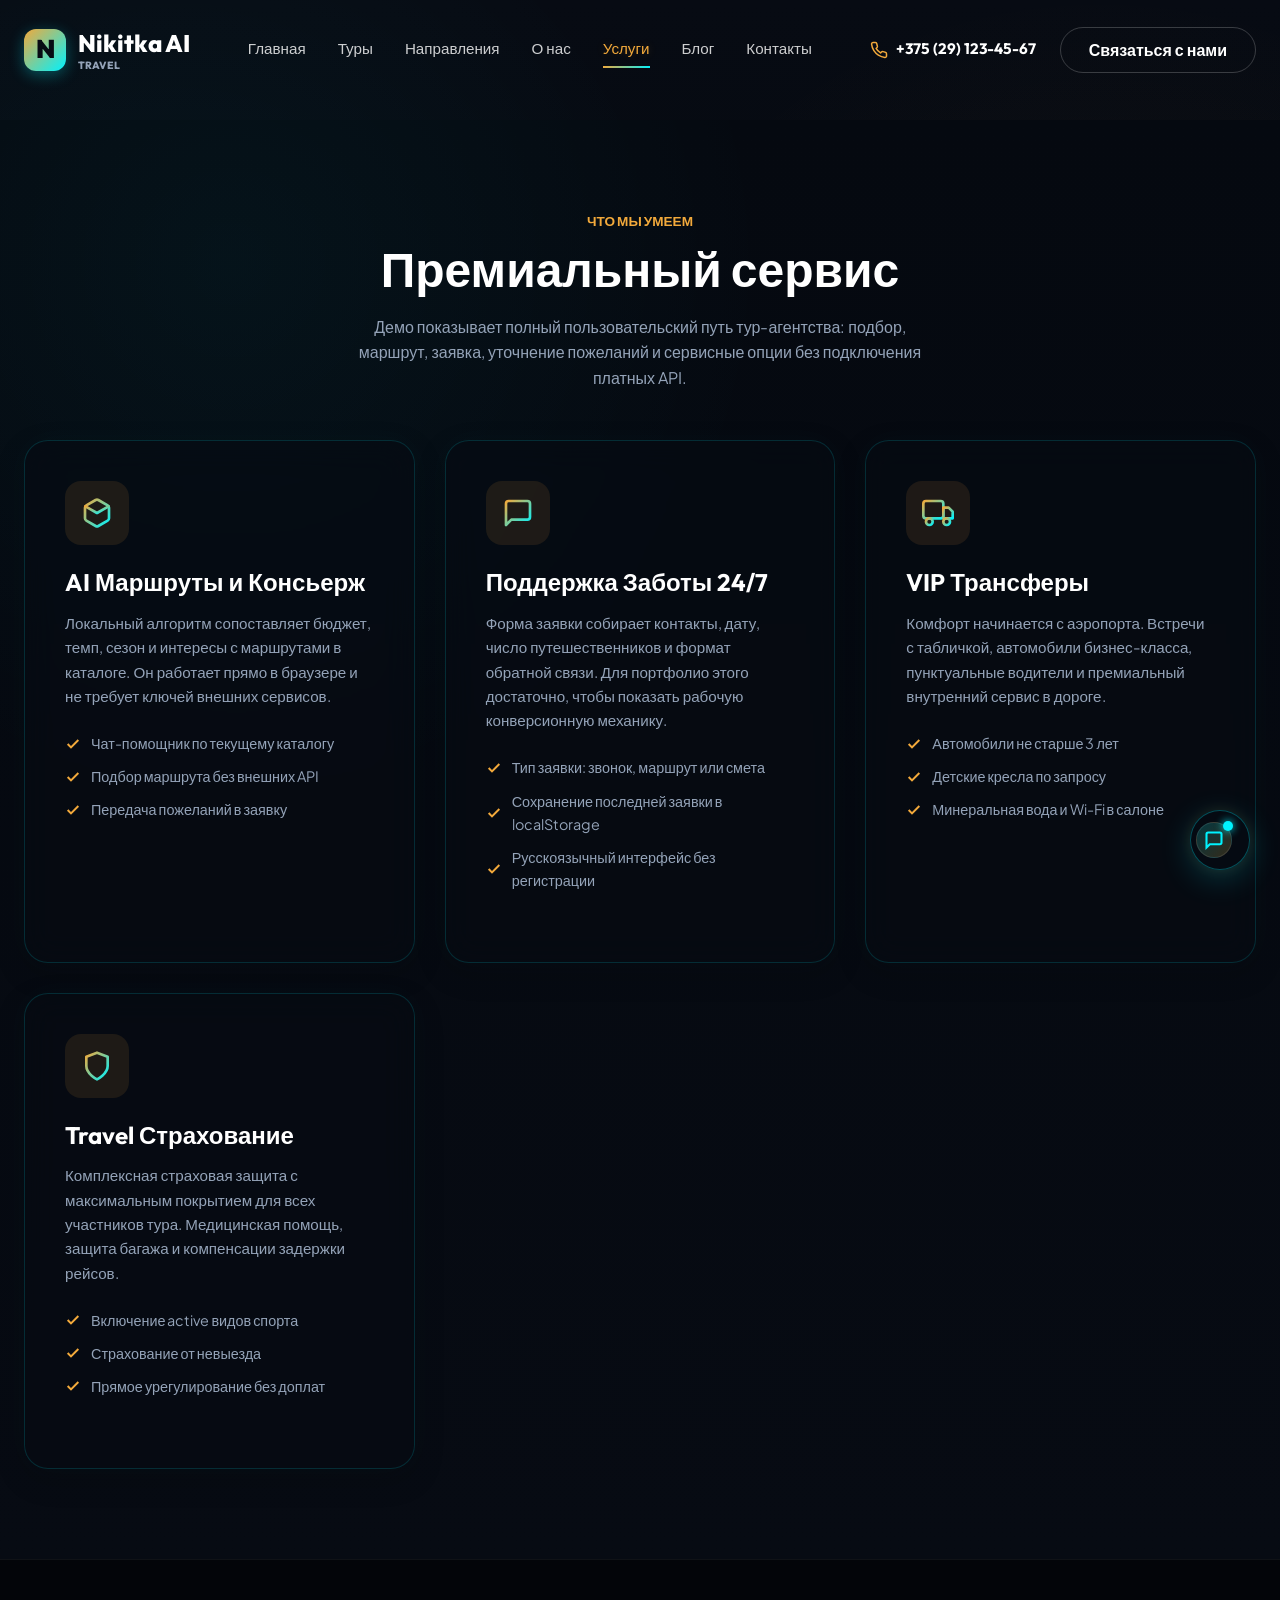
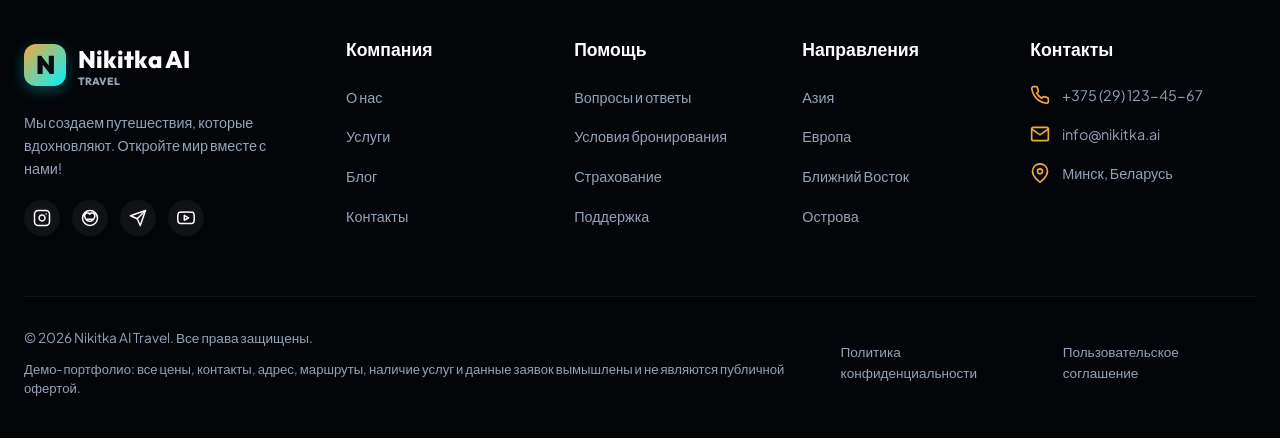
<file: services.html>
<!DOCTYPE html>
<html lang="ru">
<head>
    <meta charset="UTF-8">
    <meta name="viewport" content="width=device-width, initial-scale=1.0">
    <title>Наши услуги — Nikitka AI Travel</title>
    <meta name="description" content="Узнайте о премиальном уровне сервиса Nikitka AI Travel: AI-консьерж, круглосуточная поддержка, VIP-трансферы и комплексное страхование.">
    <link rel="stylesheet" href="css/style.css">
    <style>
        .services-grid {
            display: grid;
            grid-template-columns: repeat(auto-fill, minmax(360px, 1fr));
            gap: 30px;
        }

        @media (max-width: 600px) {
            .services-grid {
                grid-template-columns: 1fr;
            }
        }

        .service-detail-card {
            padding: 40px;
            display: flex;
            flex-direction: column;
            align-items: flex-start;
            transition: all var(--transition-normal);
        }

        .service-detail-card:hover {
            transform: translateY(-6px);
            border-color: rgba(242, 169, 59, 0.25);
            box-shadow: var(--shadow-premium);
        }

        .service-detail-icon {
            width: 64px;
            height: 64px;
            border-radius: var(--radius-md);
            background: rgba(242, 169, 59, 0.1);
            color: var(--color-accent-gold);
            display: flex;
            align-items: center;
            justify-content: center;
            margin-bottom: 24px;
        }

        .service-detail-icon svg {
            width: 32px;
            height: 32px;
        }

        .service-detail-card h3 {
            font-family: var(--font-heading);
            font-size: 1.5rem;
            font-weight: 700;
            margin-bottom: 14px;
            color: var(--color-text-light);
        }

        .service-detail-card p {
            font-size: 0.95rem;
            color: var(--color-text-muted-light);
            line-height: 1.6;
            margin-bottom: 24px;
        }

        .service-list-items {
            list-style: none;
            display: flex;
            flex-direction: column;
            gap: 10px;
            margin-bottom: 30px;
            font-size: 0.9rem;
            color: var(--color-text-muted-light);
        }

        .service-list-items li {
            display: flex;
            align-items: center;
            gap: 10px;
        }

        .service-list-items li svg {
            color: var(--color-accent-gold);
            min-width: 16px;
            width: 16px;
            height: 16px;
        }
    </style>
</head>
<body>
    <!-- Global SVG Gradient Definitions -->
    <svg xmlns="http://www.w3.org/2000/svg" style="position: absolute; width: 0; height: 0; overflow: hidden; pointer-events: none;">
        <defs>
            <linearGradient id="gold-teal-grad" x1="0%" y1="0%" x2="100%" y2="100%">
                <stop offset="0%" stop-color="#f2a93b" />
                <stop offset="100%" stop-color="#00f2fe" />
            </linearGradient>
        </defs>
    </svg>

    <!-- Header Navigation -->
    <header class="header sticky" id="mainHeader">
        <div class="container nav-container">
            <a href="index.html" class="logo">
                <div class="logo-icon">N</div>
                <div class="logo-text">
                    Nikitka AI
                    <span>Travel</span>
                </div>
            </a>
            
            <nav class="nav-menu" id="navMenu">
                <a href="index.html" class="nav-link">Главная</a>
                <a href="tours.html" class="nav-link">Туры</a>
                <a href="destinations.html" class="nav-link">Направления</a>
                <a href="about.html" class="nav-link">О нас</a>
                <a href="services.html" class="nav-link active">Услуги</a>
                <a href="blog.html" class="nav-link">Блог</a>
                <a href="contacts.html" class="nav-link">Контакты</a>
            </nav>
            
            <div class="nav-actions">
                <a href="tel:+375291234567" class="nav-phone">
                    <svg xmlns="http://www.w3.org/2000/svg" viewBox="0 0 24 24" width="20" height="20" fill="none" stroke="currentColor" stroke-width="2" stroke-linecap="round" stroke-linejoin="round">
                        <path d="M22 16.92v3a2 2 0 0 1-2.18 2 19.79 19.79 0 0 1-8.63-3.07 19.5 19.5 0 0 1-6-6 19.79 19.79 0 0 1-3.07-8.67A2 2 0 0 1 4.11 2h3a2 2 0 0 1 2 1.72 12.84 12.84 0 0 0 .7 2.81 2 2 0 0 1-.45 2.11L8.09 9.91a16 16 0 0 0 6 6l1.27-1.27a2 2 0 0 1 2.11-.45 12.84 12.84 0 0 0 2.81.7A2 2 0 0 1 22 16.92z"></path>
                    </svg>
                    +375 (29) 123-45-67
                </a>
                <a href="contacts.html" class="btn btn-outline">Связаться с нами</a>
            </div>
            
            <button class="nav-burger" id="navBurger" aria-label="Открыть меню">
                <span></span>
                <span></span>
                <span></span>
            </button>
        </div>
    </header>

    <!-- Page Content -->
    <main style="padding-top: 120px;">
        <section class="section section-dark">
            <div class="container">
                <div class="section-title-wrapper" style="margin: 0 auto 50px auto; text-align: center;">
                    <span class="section-subtitle">Что мы умеем</span>
                    <h2 class="section-title" style="font-size: 3rem;">Премиальный сервис</h2>
                    <p style="color: var(--color-text-muted-light); margin-top: 15px; max-width: 600px; margin-left: auto; margin-right: auto;">
                        Демо показывает полный пользовательский путь тур-агентства: подбор, маршрут, заявка, уточнение пожеланий и сервисные опции без подключения платных API.
                    </p>
                </div>

                <div class="services-grid">
                    <!-- Service 1 -->
                    <div class="glass-panel-dark service-detail-card glow-card">
                        <div class="service-detail-icon icon-container-glow">
                            <svg xmlns="http://www.w3.org/2000/svg" viewBox="0 0 24 24" class="icon-gradient" stroke-width="2" stroke-linecap="round" stroke-linejoin="round"><path d="M21 16V8a2 2 0 0 0-1-1.73l-7-4a2 2 0 0 0-2 0l-7 4A2 2 0 0 0 3 8v8a2 2 0 0 0 1 1.73l7 4a2 2 0 0 0 2 0l7-4A2 2 0 0 0 21 16z"></path><polyline points="3.27 6.96 12 12.01 20.73 6.96"></polyline><line x1="12" y1="22.08" x2="12" y2="12"></line></svg>
                        </div>
                        <h3>AI Маршруты и Консьерж</h3>
                        <p>Локальный алгоритм сопоставляет бюджет, темп, сезон и интересы с маршрутами в каталоге. Он работает прямо в браузере и не требует ключей внешних сервисов.</p>
                        <ul class="service-list-items">
                            <li><svg xmlns="http://www.w3.org/2000/svg" viewBox="0 0 24 24" fill="none" stroke="currentColor" stroke-width="3"><polyline points="20 6 9 17 4 12"></polyline></svg> Чат-помощник по текущему каталогу</li>
                            <li><svg xmlns="http://www.w3.org/2000/svg" viewBox="0 0 24 24" fill="none" stroke="currentColor" stroke-width="3"><polyline points="20 6 9 17 4 12"></polyline></svg> Подбор маршрута без внешних API</li>
                            <li><svg xmlns="http://www.w3.org/2000/svg" viewBox="0 0 24 24" fill="none" stroke="currentColor" stroke-width="3"><polyline points="20 6 9 17 4 12"></polyline></svg> Передача пожеланий в заявку</li>
                        </ul>
                    </div>

                    <!-- Service 2 -->
                    <div class="glass-panel-dark service-detail-card glow-card">
                        <div class="service-detail-icon icon-container-glow">
                            <svg xmlns="http://www.w3.org/2000/svg" viewBox="0 0 24 24" class="icon-gradient" stroke-width="2" stroke-linecap="round" stroke-linejoin="round"><path d="M21 15a2 2 0 0 1-2 2H7l-4 4V5a2 2 0 0 1 2-2h14a2 2 0 0 1 2 2z"></path></svg>
                        </div>
                        <h3>Поддержка Заботы 24/7</h3>
                        <p>Форма заявки собирает контакты, дату, число путешественников и формат обратной связи. Для портфолио этого достаточно, чтобы показать рабочую конверсионную механику.</p>
                        <ul class="service-list-items">
                            <li><svg xmlns="http://www.w3.org/2000/svg" viewBox="0 0 24 24" fill="none" stroke="currentColor" stroke-width="3"><polyline points="20 6 9 17 4 12"></polyline></svg> Тип заявки: звонок, маршрут или смета</li>
                            <li><svg xmlns="http://www.w3.org/2000/svg" viewBox="0 0 24 24" fill="none" stroke="currentColor" stroke-width="3"><polyline points="20 6 9 17 4 12"></polyline></svg> Сохранение последней заявки в localStorage</li>
                            <li><svg xmlns="http://www.w3.org/2000/svg" viewBox="0 0 24 24" fill="none" stroke="currentColor" stroke-width="3"><polyline points="20 6 9 17 4 12"></polyline></svg> Русскоязычный интерфейс без регистрации</li>
                        </ul>
                    </div>

                    <!-- Service 3 -->
                    <div class="glass-panel-dark service-detail-card glow-card">
                        <div class="service-detail-icon icon-container-glow">
                            <svg xmlns="http://www.w3.org/2000/svg" viewBox="0 0 24 24" class="icon-gradient" stroke-width="2" stroke-linecap="round" stroke-linejoin="round"><rect x="1" y="3" width="15" height="13" rx="2" ry="2"></rect><polygon points="16 8 20 8 23 11 23 16 16 16 16 8"></polygon><circle cx="5.5" cy="18.5" r="2.5"></circle><circle cx="18.5" cy="18.5" r="2.5"></circle></svg>
                        </div>
                        <h3>VIP Трансферы</h3>
                        <p>Комфорт начинается с аэропорта. Встречи с табличкой, автомобили бизнес-класса, пунктуальные водители и премиальный внутренний сервис в дороге.</p>
                        <ul class="service-list-items">
                            <li><svg xmlns="http://www.w3.org/2000/svg" viewBox="0 0 24 24" fill="none" stroke="currentColor" stroke-width="3"><polyline points="20 6 9 17 4 12"></polyline></svg> Автомобили не старше 3 лет</li>
                            <li><svg xmlns="http://www.w3.org/2000/svg" viewBox="0 0 24 24" fill="none" stroke="currentColor" stroke-width="3"><polyline points="20 6 9 17 4 12"></polyline></svg> Детские кресла по запросу</li>
                            <li><svg xmlns="http://www.w3.org/2000/svg" viewBox="0 0 24 24" fill="none" stroke="currentColor" stroke-width="3"><polyline points="20 6 9 17 4 12"></polyline></svg> Минеральная вода и Wi-Fi в салоне</li>
                        </ul>
                    </div>

                    <!-- Service 4 -->
                    <div class="glass-panel-dark service-detail-card glow-card">
                        <div class="service-detail-icon icon-container-glow">
                            <svg xmlns="http://www.w3.org/2000/svg" viewBox="0 0 24 24" class="icon-gradient" stroke-width="2" stroke-linecap="round" stroke-linejoin="round"><path d="M12 22s8-4 8-10V5l-8-3-8 3v7c0 6 8 10 8 10z"></path></svg>
                        </div>
                        <h3>Travel Страхование</h3>
                        <p>Комплексная страховая защита с максимальным покрытием для всех участников тура. Медицинская помощь, защита багажа и компенсации задержки рейсов.</p>
                        <ul class="service-list-items">
                            <li><svg xmlns="http://www.w3.org/2000/svg" viewBox="0 0 24 24" fill="none" stroke="currentColor" stroke-width="3"><polyline points="20 6 9 17 4 12"></polyline></svg> Включение active видов спорта</li>
                            <li><svg xmlns="http://www.w3.org/2000/svg" viewBox="0 0 24 24" fill="none" stroke="currentColor" stroke-width="3"><polyline points="20 6 9 17 4 12"></polyline></svg> Страхование от невыезда</li>
                            <li><svg xmlns="http://www.w3.org/2000/svg" viewBox="0 0 24 24" fill="none" stroke="currentColor" stroke-width="3"><polyline points="20 6 9 17 4 12"></polyline></svg> Прямое урегулирование без доплат</li>
                        </ul>
                    </div>
                </div>

            </div>
        </section>
    </main>

    <!-- Footer Section -->
    <footer class="footer">
        <div class="container">
            <div class="footer-grid">
                <div class="footer-brand">
                    <a href="index.html" class="logo" style="margin-bottom: 20px;">
                        <div class="logo-icon">N</div>
                        <div class="logo-text">
                            Nikitka AI
                            <span>Travel</span>
                        </div>
                    </a>
                    <p>Мы создаем путешествия, которые вдохновляют. Откройте мир вместе с нами!</p>
                    <div class="footer-socials">
                        <a href="https://instagram.com" class="social-icon" target="_blank" aria-label="Instagram">
                            <svg xmlns="http://www.w3.org/2000/svg" viewBox="0 0 24 24" fill="none" stroke="currentColor" stroke-width="2" stroke-linecap="round" stroke-linejoin="round"><rect x="2" y="2" width="20" height="20" rx="5" ry="5"></rect><path d="M16 11.37A4 4 0 1 1 12.63 8 4 4 0 0 1 16 11.37z"></path><line x1="17.5" y1="6.5" x2="17.51" y2="6.5"></line></svg>
                        </a>
                        <a href="https://vk.com" class="social-icon" target="_blank" aria-label="VK">
                            <svg xmlns="http://www.w3.org/2000/svg" viewBox="0 0 24 24" fill="none" stroke="currentColor" stroke-width="2" stroke-linecap="round" stroke-linejoin="round"><path d="M12 2C6.48 2 2 6.48 2 12s4.48 10 10 10 10-4.48 10-10S17.52 2 12 2zm4.46 11.53c-.34.62-.97 1.25-1.89 1.89-.92.64-1.89.96-2.91.96-1.52 0-2.86-.48-4.02-1.44C6.48 13.98 5.67 12.7 5.2 11.1c-.24-.76-.36-1.5-.36-2.22 0-1.12.33-2.01.99-2.67.66-.66 1.55-.99 2.67-.99.72 0 1.36.16 1.92.48.56.32.96.79 1.2 1.41.24-.62.64-1.09 1.2-1.41.56-.32 1.2-.48 1.92-.48 1.12 0 2.01.33 2.67.99.66.66.99 1.55.99 2.67 0 .72-.12 1.46-.36 2.22-.47 1.6-1.28 2.88-2.43 3.84-1.15.96-2.49 1.44-4.01 1.44-1.02 0-1.99-.32-2.91-.96-.92-.64-1.55-1.27-1.89-1.89z"></path></svg>
                        </a>
                        <a href="https://telegram.org" class="social-icon" target="_blank" aria-label="Telegram">
                            <svg xmlns="http://www.w3.org/2000/svg" viewBox="0 0 24 24" fill="none" stroke="currentColor" stroke-width="2" stroke-linecap="round" stroke-linejoin="round"><line x1="22" y1="2" x2="11" y2="13"></line><polygon points="22 2 15 22 11 13 2 9 22 2"></polygon></svg>
                        </a>
                        <a href="https://youtube.com" class="social-icon" target="_blank" aria-label="YouTube">
                            <svg xmlns="http://www.w3.org/2000/svg" viewBox="0 0 24 24" fill="none" stroke="currentColor" stroke-width="2" stroke-linecap="round" stroke-linejoin="round"><path d="M22.54 6.42a2.78 2.78 0 0 0-1.94-2C18.88 4 12 4 12 4s-6.88 0-8.6.46a2.78 2.78 0 0 0-1.94 2A29 29 0 0 0 1 11.75a29 29 0 0 0 .46 5.33A2.78 2.78 0 0 0 3.4 19c1.72.46 8.6.46 8.6.46s6.88 0 8.6-.46a2.78 2.78 0 0 0 1.94-2 29 29 0 0 0 .46-5.25 29 29 0 0 0-.46-5.33z"></path><polygon points="9.75 15.02 15.5 11.75 9.75 8.48 9.75 15.02"></polygon></svg>
                        </a>
                    </div>
                </div>
                
                <div class="footer-col">
                    <h4>Компания</h4>
                    <ul class="footer-links">
                        <li><a href="about.html">О нас</a></li>
                        <li><a href="services.html">Услуги</a></li>
                        <li><a href="blog.html">Блог</a></li>
                        <li><a href="contacts.html">Контакты</a></li>
                    </ul>
                </div>
                
                <div class="footer-col">
                    <h4>Помощь</h4>
                    <ul class="footer-links">
                        <li><a href="contacts.html">Вопросы и ответы</a></li>
                        <li><a href="contacts.html">Условия бронирования</a></li>
                        <li><a href="services.html">Страхование</a></li>
                        <li><a href="contacts.html">Поддержка</a></li>
                    </ul>
                </div>
                
                <div class="footer-col">
                    <h4>Направления</h4>
                    <ul class="footer-links">
                        <li><a href="tours.html?destination=bali">Азия</a></li>
                        <li><a href="tours.html?destination=swiss">Европа</a></li>
                        <li><a href="tours.html?destination=dubai">Ближний Восток</a></li>
                        <li><a href="tours.html?destination=maldives">Острова</a></li>
                    </ul>
                </div>
                
                <div class="footer-col">
                    <h4>Контакты</h4>
                    <div class="footer-contact-info">
                        <div class="footer-contact-item">
                            <svg xmlns="http://www.w3.org/2000/svg" viewBox="0 0 24 24" fill="none" stroke="currentColor" stroke-width="2"><path d="M22 16.92v3a2 2 0 0 1-2.18 2 19.79 19.79 0 0 1-8.63-3.07 19.5 19.5 0 0 1-6-6 19.79 19.79 0 0 1-3.07-8.67A2 2 0 0 1 4.11 2h3a2 2 0 0 1 2 1.72 12.84 12.84 0 0 0 .7 2.81 2 2 0 0 1-.45 2.11L8.09 9.91a16 16 0 0 0 6 6l1.27-1.27a2 2 0 0 1 2.11-.45 12.84 12.84 0 0 0 2.81.7A2 2 0 0 1 22 16.92z"></path></svg>
                            <a href="tel:+375291234567">+375 (29) 123-45-67</a>
                        </div>
                        <div class="footer-contact-item">
                            <svg xmlns="http://www.w3.org/2000/svg" viewBox="0 0 24 24" fill="none" stroke="currentColor" stroke-width="2"><path d="M4 4h16c1.1 0 2 .9 2 2v12c0 1.1-.9 2-2 2H4c-1.1 0-2-.9-2-2V6c0-1.1.9-2 2-2z"></path><polyline points="22,6 12,13 2,6"></polyline></svg>
                            <a href="mailto:info@nikitka.ai">info@nikitka.ai</a>
                        </div>
                        <div class="footer-contact-item">
                            <svg xmlns="http://www.w3.org/2000/svg" viewBox="0 0 24 24" fill="none" stroke="currentColor" stroke-width="2"><path d="M21 10c0 7-9 13-9 13s-9-6-9-13a9 9 0 0 1 18 0z"></path><circle cx="12" cy="10" r="3"></circle></svg>
                            <span>Минск, Беларусь</span>
                        </div>
                    </div>
                </div>
            </div>
            
            <div class="footer-bottom">
                <div class="footer-legal-copy">
                    <p>&copy; 2026 Nikitka AI Travel. Все права защищены.</p>
                    <p class="site-disclaimer">Демо-портфолио: все цены, контакты, адрес, маршруты, наличие услуг и данные заявок вымышлены и не являются публичной офертой.</p>
                </div>
                <div class="footer-bottom-links">
                    <a href="contacts.html">Политика конфиденциальности</a>
                    <a href="contacts.html">Пользовательское соглашение</a>
                </div>
            </div>
        </div>
    </footer>

    <!-- Core Scripts -->
    <script src="js/main.js"></script>
</body>
</html>
</file>
<file: css/style.css>
/* Global Layout Stylesheet for Nikitka AI Travel */

@import url('variables.css');
@import url('components.css');

/* ==========================================================================
   1. RESET & SYSTEM DEFAULTS
   ========================================================================== */
*, *::before, *::after {
    box-sizing: border-box;
    margin: 0;
    padding: 0;
}

html {
    scroll-behavior: smooth;
    scroll-padding-top: 96px;
    font-size: 16px;
    height: 100%;
    overflow-x: hidden;
}

body {
    font-family: var(--font-body);
    background:
        radial-gradient(circle at 18% 12%, rgba(0, 242, 254, 0.055), transparent 34rem),
        linear-gradient(180deg, #070b13 0%, #050910 42%, #070b13 100%);
    color: var(--color-text-light);
    line-height: 1.6;
    overflow-x: hidden;
    min-height: 100%;
    display: flex;
    flex-direction: column;
    max-width: 100%;
}

main {
    background:
        radial-gradient(circle at 14% 22%, rgba(0, 242, 254, 0.055), transparent 32rem),
        radial-gradient(circle at 86% 34%, rgba(242, 169, 59, 0.06), transparent 34rem),
        linear-gradient(180deg, #070b13 0%, #050910 34%, #070b13 100%);
}

img, svg {
    display: block;
    max-width: 100%;
    height: auto;
}

a {
    color: inherit;
    text-decoration: none;
    transition: color var(--transition-fast);
}

ul {
    list-style: none;
}

input, select, textarea, button {
    font: inherit;
}

/* Scrollbar Styling */
::-webkit-scrollbar {
    width: 10px;
}

::-webkit-scrollbar-track {
    background: var(--color-bg-dark);
}

::-webkit-scrollbar-thumb {
    background: rgba(255, 255, 255, 0.1);
    border-radius: var(--radius-full);
    border: 2px solid var(--color-bg-dark);
}

::-webkit-scrollbar-thumb:hover {
    background: var(--color-accent-gold);
}

/* ==========================================================================
   2. TYPOGRAPHY & LAYOUTS
   ========================================================================== */
h1, h2, h3, h4, h5, h6 {
    font-family: var(--font-heading);
    font-weight: 800;
    line-height: 1.15;
    letter-spacing: 0;
}

.container {
    max-width: 1320px;
    margin: 0 auto;
    padding: 0 24px;
    width: 100%;
}

.section {
    padding: clamp(72px, 7vw, 100px) 0;
    position: relative;
}

.section-dark {
    background:
        radial-gradient(circle at 18% 10%, rgba(0, 242, 254, 0.045), transparent 34rem),
        linear-gradient(180deg, #050910 0%, #070b13 100%);
}

.section-light {
    background:
        radial-gradient(circle at 18% 12%, rgba(242, 169, 59, 0.08), transparent 34rem),
        radial-gradient(circle at 82% 18%, rgba(0, 242, 254, 0.045), transparent 32rem),
        linear-gradient(180deg, #07101b 0%, #050910 100%);
    color: var(--color-text-light);
}

.section-header {
    display: flex;
    justify-content: space-between;
    align-items: flex-end;
    margin-bottom: 48px;
}

.section-title-wrapper {
    max-width: 600px;
}

.section-subtitle {
    font-size: 0.85rem;
    text-transform: uppercase;
    letter-spacing: 0;
    color: var(--color-accent-gold);
    font-weight: 700;
    margin-bottom: 12px;
    display: block;
}

.section-title {
    font-size: 2.5rem;
    font-weight: 800;
    line-height: 1.1;
    color: inherit;
    text-wrap: balance;
    padding-bottom: 0.05em;
}

.section-link {
    display: inline-flex;
    align-items: center;
    gap: 8px;
    font-family: var(--font-heading);
    font-weight: 600;
    font-size: 0.95rem;
    color: var(--color-text-muted-light);
    border-bottom: 1px dashed rgba(255, 255, 255, 0.2);
    padding-bottom: 4px;
    transition: all var(--transition-fast);
}

.section-light .section-link {
    color: var(--color-text-muted-light);
    border-color: rgba(255, 255, 255, 0.18);
}

.section-link:hover {
    color: var(--color-accent-gold);
    border-color: var(--color-accent-gold);
}

.section-link svg {
    width: 16px;
    height: 16px;
    transition: transform var(--transition-fast);
}

.section-link:hover svg {
    transform: translateX(4px);
}

/* ==========================================================================
   3. HEADER / NAVIGATION BAR
   ========================================================================== */
.header {
    position: absolute;
    top: 0;
    left: 0;
    right: 0;
    z-index: 100;
    padding: 24px 0;
    transition: all var(--transition-normal);
}

.header.sticky {
    position: fixed;
    background: rgba(7, 11, 19, 0.85);
    backdrop-filter: blur(12px);
    -webkit-backdrop-filter: blur(12px);
    box-shadow: 0 4px 30px rgba(0, 0, 0, 0.2);
    border-bottom: 1px solid rgba(255, 255, 255, 0.05);
    padding: 16px 0;
}

.nav-container {
    display: flex;
    align-items: center;
    justify-content: space-between;
    gap: 24px;
}

/* Logo */
.logo {
    display: flex;
    align-items: center;
    gap: 12px;
    font-family: var(--font-heading);
    font-weight: 800;
    font-size: 1.5rem;
    color: var(--color-text-light);
    min-width: 0;
}

.logo-icon {
    width: 42px;
    height: 42px;
    border-radius: 12px;
    background: var(--gradient-primary);
    color: #070b13;
    display: flex;
    align-items: center;
    justify-content: center;
    font-weight: 900;
    font-size: 1.6rem;
    box-shadow: 0 4px 15px rgba(0, 242, 254, 0.3);
    transition: transform var(--transition-slow), box-shadow var(--transition-normal);
}

.logo:hover .logo-icon {
    transform: rotate(360deg);
    box-shadow: 0 4px 20px rgba(242, 169, 59, 0.5);
}

.logo-text span {
    display: block;
    font-size: 0.65rem;
    text-transform: uppercase;
    letter-spacing: 0;
    color: var(--color-text-muted-light);
    margin-top: -4px;
}

/* Nav links */
.nav-menu {
    display: flex;
    align-items: center;
    gap: 32px;
}

.nav-link {
    font-family: var(--font-heading);
    font-weight: 500;
    font-size: 0.95rem;
    color: rgba(255, 255, 255, 0.8);
    position: relative;
    padding: 6px 0;
    transition: color var(--transition-fast);
}

.nav-link::after {
    content: '';
    position: absolute;
    bottom: 0;
    left: 0;
    width: 0;
    height: 2px;
    background: var(--gradient-primary);
    transition: width var(--transition-fast);
}

.nav-link:hover {
    color: var(--color-accent-teal);
}

.nav-link.active {
    color: var(--color-accent-gold);
    text-shadow: 0 0 10px rgba(242, 169, 59, 0.2);
}

.nav-link.active::after,
.nav-link:hover::after {
    width: 100%;
}

/* Header contacts */
.nav-actions {
    display: flex;
    align-items: center;
    gap: 24px;
}

.nav-phone {
    font-family: var(--font-heading);
    font-weight: 700;
    color: var(--color-text-light);
    font-size: 0.95rem;
    display: flex;
    align-items: center;
    gap: 8px;
}

.nav-phone svg {
    width: 18px;
    height: 18px;
    color: var(--color-accent-gold);
}

.nav-phone:hover {
    color: var(--color-accent-gold);
}

/* Hamburger mobile menu button */
.nav-burger {
    display: none;
    flex-direction: column;
    gap: 6px;
    border: none;
    background: none;
    cursor: pointer;
    z-index: 110;
    flex: 0 0 auto;
}

.nav-burger span {
    display: block;
    width: 28px;
    height: 2px;
    background: var(--color-text-light);
    transition: all var(--transition-fast);
}

body.nav-open,
body.modal-open {
    overflow: hidden;
}

@media (max-width: 1024px) {
    .nav-menu {
        position: fixed;
        top: 0;
        right: 0;
        width: min(360px, 100vw);
        height: 100svh;
        background: #070b13;
        display: flex;
        flex-direction: column;
        justify-content: center;
        gap: 40px;
        padding: 50px;
        box-shadow: -10px 0 30px rgba(0,0,0,0.5);
        transform: translateX(100%);
        opacity: 0;
        pointer-events: none;
        transition: transform var(--transition-normal);
        z-index: 105;
    }
    
    .nav-menu.active {
        transform: translateX(0);
        opacity: 1;
        pointer-events: auto;
    }
    
    .nav-actions {
        display: none;
    }
    
    .nav-burger {
        display: flex;
    }
    
    .nav-burger.active span:nth-child(1) {
        transform: translateY(8px) rotate(45deg);
        background: var(--color-accent-gold);
    }
    .nav-burger.active span:nth-child(2) {
        opacity: 0;
    }
    .nav-burger.active span:nth-child(3) {
        transform: translateY(-8px) rotate(-45deg);
        background: var(--color-accent-gold);
    }
}

@media (max-width: 480px) {
    .nav-menu {
        width: 100vw;
        padding: 68px 28px 48px;
    }
}

/* ==========================================================================
   4. HERO / BANNER SECTION
   ========================================================================== */
.hero {
    position: relative;
    isolation: isolate;
    overflow: hidden;
    min-height: min(100svh, 940px);
    display: flex;
    align-items: center;
    padding-top: 140px;
    padding-bottom: 120px;
    background-image:
                      linear-gradient(180deg, rgba(7, 11, 19, 0.22) 0%, rgba(7, 11, 19, 0.62) 58%, #050910 100%),
                      url('https://images.unsplash.com/photo-1476514525535-07fb3b4ae5f1?auto=format&fit=crop&w=1920&q=80');
    background-size: cover;
    background-position: center;
    background-attachment: scroll;
}

.hero::after {
    content: '';
    position: absolute;
    left: 0;
    right: 0;
    bottom: -1px;
    z-index: 0;
    height: 280px;
    background:
        linear-gradient(180deg, rgba(5, 9, 16, 0) 0%, rgba(5, 9, 16, 0.74) 48%, #050910 100%);
    pointer-events: none;
}

.hero-grid {
    position: relative;
    z-index: 1;
    display: grid;
    grid-template-columns: 1.2fr 0.8fr;
    gap: 60px;
    align-items: center;
    min-width: 0;
}

@media (max-width: 1024px) {
    .hero-grid {
        grid-template-columns: 1fr;
        gap: 48px;
    }
    .hero {
        min-height: auto;
        padding-bottom: 100px;
    }
}

@media (max-width: 480px) {
    .hero {
        padding-top: 102px;
        padding-bottom: 72px;
    }

    .hero-grid {
        gap: 34px;
    }
}

.hero-content {
    color: var(--color-text-light);
    min-width: 0;
}

.hero-badge {
    display: inline-block;
    padding: 8px 18px;
    border-radius: var(--radius-full);
    background: rgba(255, 255, 255, 0.08);
    border: 1px solid rgba(255, 255, 255, 0.15);
    font-family: var(--font-heading);
    font-weight: 700;
    font-size: 0.8rem;
    letter-spacing: 0;
    text-transform: uppercase;
    margin-bottom: 24px;
    backdrop-filter: blur(8px);
}

.hero-title {
    max-width: 780px;
    font-size: clamp(3rem, 5.4vw, 4.25rem);
    font-weight: 800;
    line-height: 1.14;
    margin-bottom: 24px;
    text-wrap: balance;
    padding-bottom: 0.05em;
}

@media (max-width: 768px) {
    .section-header {
        flex-direction: column;
        align-items: flex-start;
        gap: 18px;
    }

    .section-header > div:last-child {
        width: 100%;
        flex-wrap: wrap;
        justify-content: flex-start;
    }

    .section-link {
        white-space: normal;
        max-width: 100%;
    }

    .hero-title {
        font-size: clamp(2.35rem, 10.5vw, 2.8rem);
        line-height: 1.12;
    }
}

.hero-desc {
    font-size: 1.15rem;
    color: var(--color-text-muted-light);
    margin-bottom: 40px;
    max-width: 600px;
    line-height: 1.6;
}

.hero-ctas {
    display: flex;
    align-items: center;
    gap: 30px;
    flex-wrap: wrap;
}

@media (max-width: 600px) {
    html {
        scroll-padding-top: 88px;
    }

    .container {
        padding: 0 22px;
    }

    .hero {
        padding-top: 116px;
        padding-bottom: 58px;
        background-position: 48% center;
    }

    .hero-badge {
        max-width: 100%;
        font-size: 0.74rem;
        line-height: 1.25;
        text-align: center;
        margin-bottom: 20px;
    }

    .hero-title {
        max-width: 100%;
        font-size: clamp(2.42rem, 11vw, 3rem);
        line-height: 1.12;
        margin-bottom: 22px;
    }

    .hero-desc {
        max-width: 32ch;
        font-size: 0.98rem;
        line-height: 1.55;
        margin-bottom: 30px;
    }

    .hero-ctas {
        display: grid;
        grid-template-columns: 1fr;
        gap: 14px;
        width: 100%;
        max-width: 320px;
    }

    .hero-ctas .btn,
    .hero-ctas .btn-video {
        width: 100%;
        justify-content: center;
    }
}

@media (max-width: 380px) {
    .hero-title {
        font-size: 2.28rem;
    }
}

/* ==========================================================================
   5. NEWSLETTER BANNER
   ========================================================================== */
.newsletter-banner {
    position: relative;
    border-radius: var(--radius-xl);
    overflow: hidden;
    padding: 60px 80px;
    background-image: linear-gradient(135deg, rgba(7, 11, 19, 0.94) 0%, rgba(7, 11, 19, 0.62) 54%, rgba(242, 169, 59, 0.18) 100%),
                      url('https://images.unsplash.com/photo-1512453979798-5ea266f8880c?auto=format&fit=crop&w=1200&q=80');
    background-size: cover;
    background-position: center;
    display: flex;
    align-items: center;
    justify-content: space-between;
    gap: 40px;
    box-shadow: var(--shadow-lg);
    border: 1px solid rgba(255, 255, 255, 0.05);
}

@media (max-width: 1024px) {
    .newsletter-banner {
        flex-direction: column;
        padding: 48px;
        text-align: center;
    }
}

.newsletter-content {
    max-width: 500px;
}

.newsletter-content h2 {
    font-size: 2rem;
    font-weight: 800;
    line-height: 1.2;
    margin-bottom: 12px;
}

.newsletter-content p {
    color: var(--color-text-muted-light);
    font-size: 0.95rem;
}

.newsletter-form {
    display: flex;
    width: 100%;
    max-width: 480px;
    background: rgba(255, 255, 255, 0.06);
    border: 1px solid rgba(255, 255, 255, 0.1);
    backdrop-filter: blur(12px);
    border-radius: var(--radius-full);
    padding: 6px;
    transition: all var(--transition-fast);
}

.newsletter-form:focus-within {
    border-color: var(--color-accent-gold);
    box-shadow: 0 0 0 3px rgba(242, 169, 59, 0.2);
}

.newsletter-form input {
    flex: 1;
    background: none;
    border: none;
    outline: none;
    padding: 12px 24px;
    color: var(--color-text-light);
    font-size: 0.95rem;
}

.newsletter-form input::placeholder {
    color: rgba(255, 255, 255, 0.4);
}

.newsletter-form button {
    padding: 12px 28px;
}

@media (max-width: 600px) {
    .newsletter-banner {
        padding: 34px 22px;
        border-radius: var(--radius-lg);
        gap: 24px;
        text-align: center;
        background-position: center;
    }

    .newsletter-content h2 {
        font-size: 1.75rem;
        line-height: 1.14;
    }

    .newsletter-content p {
        font-size: 0.88rem;
        line-height: 1.6;
    }

    .newsletter-form {
        flex-direction: column;
        border-radius: var(--radius-lg);
        padding: 10px;
        gap: 10px;
        max-width: 100%;
    }

    .newsletter-form input {
        width: 100%;
        padding: 12px 14px;
        text-align: center;
    }

    .newsletter-form button {
        width: 100%;
        min-height: 48px;
    }
}

/* ==========================================================================
   6. FOOTER
   ========================================================================== */
.footer {
    background-color: #030509;
    border-top: 1px solid rgba(255, 255, 255, 0.05);
    padding: 80px 0 40px 0;
    margin-top: auto;
}

.footer-grid {
    display: grid;
    grid-template-columns: 1.5fr 1fr 1fr 1fr 1.2fr;
    gap: 40px;
    margin-bottom: 60px;
}

@media (max-width: 1024px) {
    .footer-grid {
        grid-template-columns: 1fr 1fr;
    }
}
@media (max-width: 600px) {
    .footer {
        padding: 56px 0 30px 0;
    }

    .footer-grid {
        grid-template-columns: 1fr;
        gap: 32px;
    }

    .footer-brand p {
        max-width: 100%;
    }
}

.footer-brand p {
    color: var(--color-text-muted-light);
    font-size: 0.9rem;
    margin: 20px 0;
    line-height: 1.6;
    max-width: 260px;
}

.footer-socials {
    display: flex;
    gap: 12px;
}

.social-icon {
    width: 36px;
    height: 36px;
    border-radius: var(--radius-full);
    background: rgba(255, 255, 255, 0.05);
    color: var(--color-text-light);
    display: flex;
    align-items: center;
    justify-content: center;
    transition: all var(--transition-fast);
}

.social-icon svg {
    width: 18px;
    height: 18px;
}

.social-icon:hover {
    background: var(--color-accent-gold);
    color: #030509;
    transform: translateY(-3px);
}

.dest-card:focus-visible,
.offer-card:focus-visible,
.offer-horizontal-card:focus-visible,
.social-icon:focus-visible,
.nav-burger:focus-visible {
    outline: 2px solid var(--color-accent-gold);
    outline-offset: 4px;
}

.footer-col h4 {
    font-family: var(--font-heading);
    font-size: 1.1rem;
    font-weight: 700;
    color: var(--color-text-light);
    margin-bottom: 24px;
}

.footer-links {
    display: flex;
    flex-direction: column;
    gap: 14px;
}

.footer-links a {
    color: var(--color-text-muted-light);
    font-size: 0.9rem;
}

.footer-links a:hover {
    color: var(--color-accent-gold);
}

.footer-contact-info {
    display: flex;
    flex-direction: column;
    gap: 16px;
}

.footer-contact-item {
    display: flex;
    align-items: center;
    gap: 12px;
    color: var(--color-text-muted-light);
    font-size: 0.9rem;
}

.footer-contact-item svg {
    width: 20px;
    height: 20px;
    color: var(--color-accent-gold);
}

.footer-contact-item a:hover {
    color: var(--color-accent-gold);
}

.footer-bottom {
    border-top: 1px solid rgba(255, 255, 255, 0.05);
    padding-top: 30px;
    display: flex;
    justify-content: space-between;
    align-items: center;
    color: var(--color-text-muted-light);
    font-size: 0.85rem;
}

.footer-legal-copy {
    max-width: 860px;
}

.site-disclaimer {
    margin-top: 10px;
    color: var(--color-text-muted-light);
    font-size: 0.82rem;
    line-height: 1.5;
}

@media (max-width: 768px) {
    .footer-bottom {
        flex-direction: column;
        gap: 16px;
        text-align: center;
    }
}

.footer-bottom-links {
    display: flex;
    gap: 24px;
}

.footer-bottom-links a:hover {
    color: var(--color-accent-gold);
}

.btn-icon[hidden] {
    display: none !important;
}

@media (prefers-reduced-motion: reduce) {
    html {
        scroll-behavior: auto;
    }

    *,
    *::before,
    *::after {
        animation-duration: 0.01ms !important;
        animation-iteration-count: 1 !important;
        transition-duration: 0.01ms !important;
        scroll-behavior: auto !important;
    }

    .hero {
        background-attachment: scroll;
    }
}
</file>
